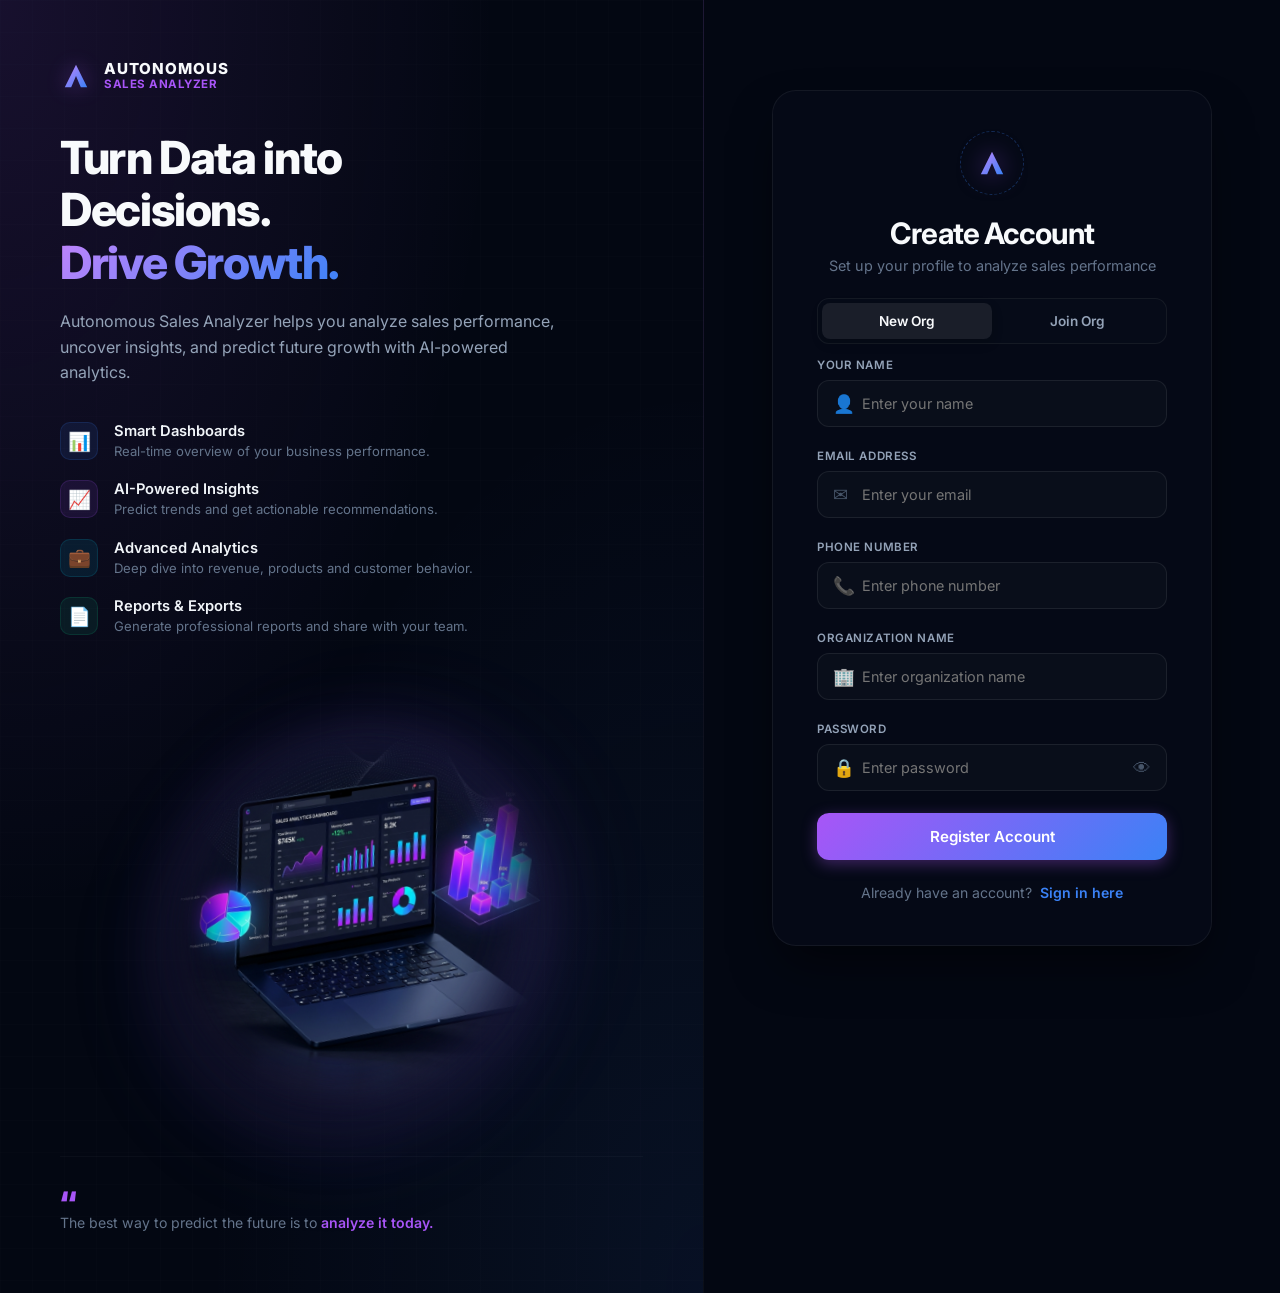
<file: static/register.html>
<!DOCTYPE html>
<html lang="en">

<head>
    <meta charset="UTF-8">
    <meta name="viewport" content="width=device-width, initial-scale=1.0">
    <title>Register - Sales Analyzer</title>
    <link rel="icon"
        href="data:image/svg+xml,<svg xmlns='http://www.w3.org/2000/svg' viewBox='0 0 100 100'><text y='.9em' font-size='90'>🏢</text></svg>">
    <script>
        document.write('<link rel="stylesheet" href="' + (location.protocol === 'file:' ? 'style.css?v=' : '/static/style.css?v=') + new Date().getTime() + '">');
    </script>
</head>

<body>
    <div class="split-screen-container">
        <!-- Left Side: Hero Brand & Mockups -->
        <div class="hero-side">
            <div class="brand-header">
                <svg viewBox="0 0 100 100" class="brand-logo-svg">
                    <defs>
                        <linearGradient id="logoGrad" x1="0%" y1="0%" x2="100%" y2="100%">
                            <stop offset="0%" stop-color="#c084fc" />
                            <stop offset="100%" stop-color="#3b82f6" />
                        </linearGradient>
                    </defs>
                    <path d="M50 15 L85 85 L65 85 L50 50 L35 85 L15 85 Z" fill="url(#logoGrad)" />
                </svg>
                <div class="brand-title">
                    <span class="brand-main">AUTONOMOUS</span>
                    <span class="brand-sub">SALES ANALYZER</span>
                </div>
            </div>

            <div class="hero-content">
                <h1>Turn Data into<br>Decisions.<br><span class="gradient-text">Drive Growth.</span></h1>
                <p class="hero-desc">Autonomous Sales Analyzer helps you analyze sales performance, uncover insights, and predict future growth with AI-powered analytics.</p>
                
                <div class="feature-bullets">
                    <div class="bullet-item">
                        <div class="bullet-icon-wrapper blue">📊</div>
                        <div class="bullet-text">
                            <strong>Smart Dashboards</strong>
                            <span>Real-time overview of your business performance.</span>
                        </div>
                    </div>
                    <div class="bullet-item">
                        <div class="bullet-icon-wrapper purple">📈</div>
                        <div class="bullet-text">
                            <strong>AI-Powered Insights</strong>
                            <span>Predict trends and get actionable recommendations.</span>
                        </div>
                    </div>
                    <div class="bullet-item">
                        <div class="bullet-icon-wrapper cyan">💼</div>
                        <div class="bullet-text">
                            <strong>Advanced Analytics</strong>
                            <span>Deep dive into revenue, products and customer behavior.</span>
                        </div>
                    </div>
                    <div class="bullet-item">
                        <div class="bullet-icon-wrapper green">📄</div>
                        <div class="bullet-text">
                            <strong>Reports & Exports</strong>
                            <span>Generate professional reports and share with your team.</span>
                        </div>
                    </div>
                </div>
            </div>

            <!-- Dashboard Mockup Image -->
            <div class="mockup-section">
                <img id="mockupImg" alt="Sales Dashboard Mockup" class="mockup-img">
                <script>
                    document.getElementById('mockupImg').src = (location.protocol === 'file:' ? 'dashboard_mockup.png' : '/static/dashboard_mockup.png');
                </script>
            </div>

            <div class="quote-card">
                <span class="quote-symbol">“</span>
                <p>The best way to predict the future is to <span class="quote-highlight">analyze it today.</span></p>
            </div>
        </div>

        <!-- Right Side: Form Container -->
        <div class="form-side">
            <div class="login-card" style="text-align: left;">
                <!-- Form Section -->
                <div id="formSection">
                    <div class="logo-orbit-container">
                        <div class="logo-orbit-ring"></div>
                        <svg viewBox="0 0 100 100" class="card-logo-svg">
                            <path d="M50 15 L85 85 L65 85 L50 50 L35 85 L15 85 Z" fill="url(#logoGrad)" />
                        </svg>
                    </div>

                    <h2 style="text-align: center;">Create Account</h2>
                    <p class="subtitle" style="text-align: center; margin-bottom: 24px;">Set up your profile to analyze sales performance</p>

                    <!-- Tabs shown only in Details Phase -->
                    <div class="tabs" id="tabsGroup">
                        <button type="button" class="tab-btn active" id="createTab" onclick="setMode('create')">New Org</button>
                        <button type="button" class="tab-btn" id="joinTab" onclick="setMode('join')">Join Org</button>
                    </div>

                    <div id="alertBox" class="alert"></div>

                    <form id="registerForm">
                        <!-- Step 1 Group: Account details -->
                        <div id="detailsSection">
                            <div class="form-group">
                                <label for="name">Your Name</label>
                                <div class="input-wrapper">
                                    <span class="input-icon">👤</span>
                                    <input type="text" id="name" required placeholder="Enter your name">
                                </div>
                            </div>

                            <div class="form-group">
                                <label for="email">Email Address</label>
                                <div class="input-wrapper">
                                    <span class="input-icon">✉</span>
                                    <input type="email" id="email" required placeholder="Enter your email">
                                </div>
                            </div>

                            <div class="form-group">
                                <label for="phone">Phone Number</label>
                                <div class="input-wrapper">
                                    <span class="input-icon">📞</span>
                                    <input type="tel" id="phone" required placeholder="Enter phone number">
                                </div>
                            </div>

                            <!-- Shown in Create Mode -->
                            <div class="form-group" id="orgNameGroup">
                                <label for="org_name">Organization Name</label>
                                <div class="input-wrapper">
                                    <span class="input-icon">🏢</span>
                                    <input type="text" id="org_name" required placeholder="Enter organization name">
                                </div>
                            </div>

                            <!-- Shown in Join Mode -->
                            <div class="form-group" id="joinCodeGroup" style="display: none;">
                                <label for="join_code">Join Code</label>
                                <div class="input-wrapper">
                                    <span class="input-icon">🔑</span>
                                    <input type="text" id="join_code" placeholder="XXXXXX" maxlength="6" style="text-transform: uppercase; padding-left: 44px;">
                                </div>
                            </div>

                            <div class="form-group">
                                <label for="password">Password</label>
                                <div class="input-wrapper">
                                    <span class="input-icon">🔒</span>
                                    <input type="password" id="password" required placeholder="Enter password">
                                    <span class="toggle-password" id="togglePassword">👁</span>
                                </div>
                            </div>
                        </div>

                        <!-- Step 2 Group: OTP verification -->
                        <div id="otpSection" style="display: none;">
                            <div class="otp-notice">
                                🔒 <strong>Verify your Phone Number</strong><br>
                                We have triggered a 6-digit OTP SMS verification code. Please enter it below to complete registration.
                            </div>

                            <div class="form-group">
                                <label for="otp">One-Time Password (OTP)</label>
                                <input type="text" id="otp" placeholder="Enter code" maxlength="6"
                                    style="text-align: center; letter-spacing: 4px; font-weight: 700; font-size: 1.2em; padding-left: 16px;">
                            </div>

                            <button type="button" onclick="cancelOTP()" class="btn-secondary">Go Back & Edit</button>
                        </div>

                        <button type="submit" id="submitBtn" class="btn-submit" style="margin-top: 20px;">Register Account</button>
                    </form>

                    <div class="footer-links" id="loginFooter" style="text-align: center; margin-top: 24px;">
                        Already have an account? <a href="login.html" id="loginLink">Sign in here</a>
                    </div>
                </div>

                <!-- Success State Display -->
                <div id="successSection" class="success-box" style="text-align: center;">
                    <span class="logo" style="animation: none; font-size: 3em; margin-bottom: 20px;">🎉</span>
                    <h2>Welcome aboard!</h2>
                    <p style="margin-top: 15px; color: #94a3b8; line-height: 1.5; font-size: 0.92em;">Your organization workspace is ready. Give this 6-digit Join Code to your team members so they can register and join your workspace:</p>

                    <div class="code-display" id="joinCodeDisplay">XXXXXX</div>

                    <p style="font-size: 0.85em; color: #64748b; margin-bottom: 24px;">We have logged you in automatically.</p>
                    <a href="index.html" id="continueLink" class="btn-continue">Go to Home Page</a>
                </div>
            </div>
        </div>
    </div>

    <script>
        const SERVER_BASE = location.protocol === 'file:' ? 'http://localhost:5000' : window.location.origin;

        // Redirect logic helper
        function getRedirectUrl(page) {
            if (location.protocol === 'file:') return page;
            const routeMap = { 'index.html': '/', 'upload.html': '/upload', 'dashboard.html': '/dashboard', 'login.html': '/login' };
            return routeMap[page] || '/' + page;
        }

        document.getElementById('loginLink').setAttribute('href', getRedirectUrl('login.html'));
        document.getElementById('continueLink').setAttribute('href', getRedirectUrl('index.html'));

        let registrationMode = 'create'; // 'create' or 'join'
        let otpPhase = false; // true when OTP input is displayed

        function setMode(mode) {
            if (otpPhase) return; // Prevent tab switches during OTP phase
            registrationMode = mode;
            const createTab = document.getElementById('createTab');
            const joinTab = document.getElementById('joinTab');
            const orgNameGroup = document.getElementById('orgNameGroup');
            const joinCodeGroup = document.getElementById('joinCodeGroup');
            const orgNameInput = document.getElementById('org_name');
            const joinCodeInput = document.getElementById('join_code');

            if (mode === 'create') {
                createTab.classList.add('active');
                joinTab.classList.remove('active');
                orgNameGroup.style.display = 'block';
                joinCodeGroup.style.display = 'none';
                orgNameInput.required = true;
                joinCodeInput.required = false;
            } else {
                createTab.classList.remove('active');
                joinTab.classList.add('active');
                orgNameGroup.style.display = 'none';
                joinCodeGroup.style.display = 'block';
                orgNameInput.required = false;
                joinCodeInput.required = true;
            }
        }

        function showAlert(message, type) {
            const alertBox = document.getElementById('alertBox');
            alertBox.className = 'alert alert-' + type;
            alertBox.textContent = message;
            alertBox.style.display = 'block';
        }

        function hideAlert() {
            document.getElementById('alertBox').style.display = 'none';
        }

        // Password visibility toggler
        const togglePassword = document.getElementById('togglePassword');
        const passwordInput = document.getElementById('password');
        if (togglePassword && passwordInput) {
            togglePassword.addEventListener('click', () => {
                const type = passwordInput.getAttribute('type') === 'password' ? 'text' : 'password';
                passwordInput.setAttribute('type', type);
                togglePassword.textContent = type === 'password' ? '👁' : '🙈';
            });
        }

        function cancelOTP() {
            otpPhase = false;
            document.getElementById('otpSection').style.display = 'none';
            document.getElementById('detailsSection').style.display = 'block';
            document.getElementById('tabsGroup').style.display = 'flex';
            document.getElementById('loginFooter').style.display = 'block';
            document.getElementById('submitBtn').textContent = 'Register Account';

            // Enable inputs
            document.querySelectorAll('#detailsSection input').forEach(input => input.disabled = false);
            document.getElementById('otp').required = false;
        }

        // Form submission
        document.getElementById('registerForm').addEventListener('submit', async (e) => {
            e.preventDefault();
            hideAlert();

            const name = document.getElementById('name').value.trim();
            const email = document.getElementById('email').value.trim();
            const phone = document.getElementById('phone').value.trim();
            const password = document.getElementById('password').value;
            const org_name = document.getElementById('org_name').value.trim();
            const join_code = document.getElementById('join_code').value.trim().toUpperCase();
            const btn = document.getElementById('submitBtn');

            if (!otpPhase) {
                // Phase 1: Request OTP
                btn.disabled = true;
                btn.innerHTML = 'Triggering verification SMS...';

                const otpPayload = {
                    action: registrationMode,
                    name,
                    email,
                    phone
                };
                if (registrationMode === 'create') {
                    otpPayload.org_name = org_name;
                } else {
                    otpPayload.join_code = join_code;
                }

                try {
                    const response = await fetch(SERVER_BASE + '/api/auth/send-otp', {
                        method: 'POST',
                        headers: { 'Content-Type': 'application/json' },
                        body: JSON.stringify(otpPayload)
                    });

                    const result = await response.json();

                    if (response.ok && result.status === 'success') {
                        // Switch to OTP Phase
                        otpPhase = true;
                        document.getElementById('detailsSection').style.display = 'none';
                        document.getElementById('tabsGroup').style.display = 'none';
                        document.getElementById('loginFooter').style.display = 'none';
                        document.getElementById('otpSection').style.display = 'block';
                        document.getElementById('otp').required = true;

                        btn.disabled = false;
                        btn.textContent = 'Verify OTP & Complete Registration';
                        showAlert('OTP code successfully triggered to your phone number!', 'success');
                    } else {
                        showAlert(result.message || 'Failed to trigger verification code.', 'error');
                        btn.disabled = false;
                        btn.textContent = 'Register Account';
                    }
                } catch (error) {
                    showAlert('Network error: ' + error.message, 'error');
                    btn.disabled = false;
                    btn.textContent = 'Register Account';
                }
            } else {
                // Phase 2: Verify OTP & Complete Registration
                const otp = document.getElementById('otp').value.trim();
                if (!otp) {
                    showAlert('Please enter the OTP verification code.', 'error');
                    return;
                }

                btn.disabled = true;
                btn.innerHTML = 'Verifying OTP & creating account...';

                const finalPayload = {
                    action: registrationMode,
                    name,
                    email,
                    phone,
                    password,
                    otp
                };

                if (registrationMode === 'create') {
                    finalPayload.org_name = org_name;
                } else {
                    finalPayload.join_code = join_code;
                }

                try {
                    const response = await fetch(SERVER_BASE + '/api/auth/register', {
                        method: 'POST',
                        headers: { 'Content-Type': 'application/json' },
                        body: JSON.stringify(finalPayload)
                    });

                    const result = await response.json();

                    if (response.ok && result.status === 'success') {
                        if (registrationMode === 'create') {
                            document.getElementById('joinCodeDisplay').textContent = result.join_code;
                            document.getElementById('formSection').style.display = 'none';
                            document.getElementById('successSection').style.display = 'block';
                        } else {
                            showAlert('Success! Account created and joined organization. Redirecting to home page...', 'success');
                            setTimeout(() => {
                                window.location.href = getRedirectUrl('index.html');
                            }, 1200);
                        }
                    } else {
                        showAlert(result.message || 'Registration failed.', 'error');
                        btn.disabled = false;
                        btn.textContent = 'Verify OTP & Complete Registration';
                    }
                } catch (error) {
                    showAlert('Network error: ' + error.message, 'error');
                    btn.disabled = false;
                    btn.textContent = 'Verify OTP & Complete Registration';
                }
            }
        });
    </script>
</body>

</html>
</file>
